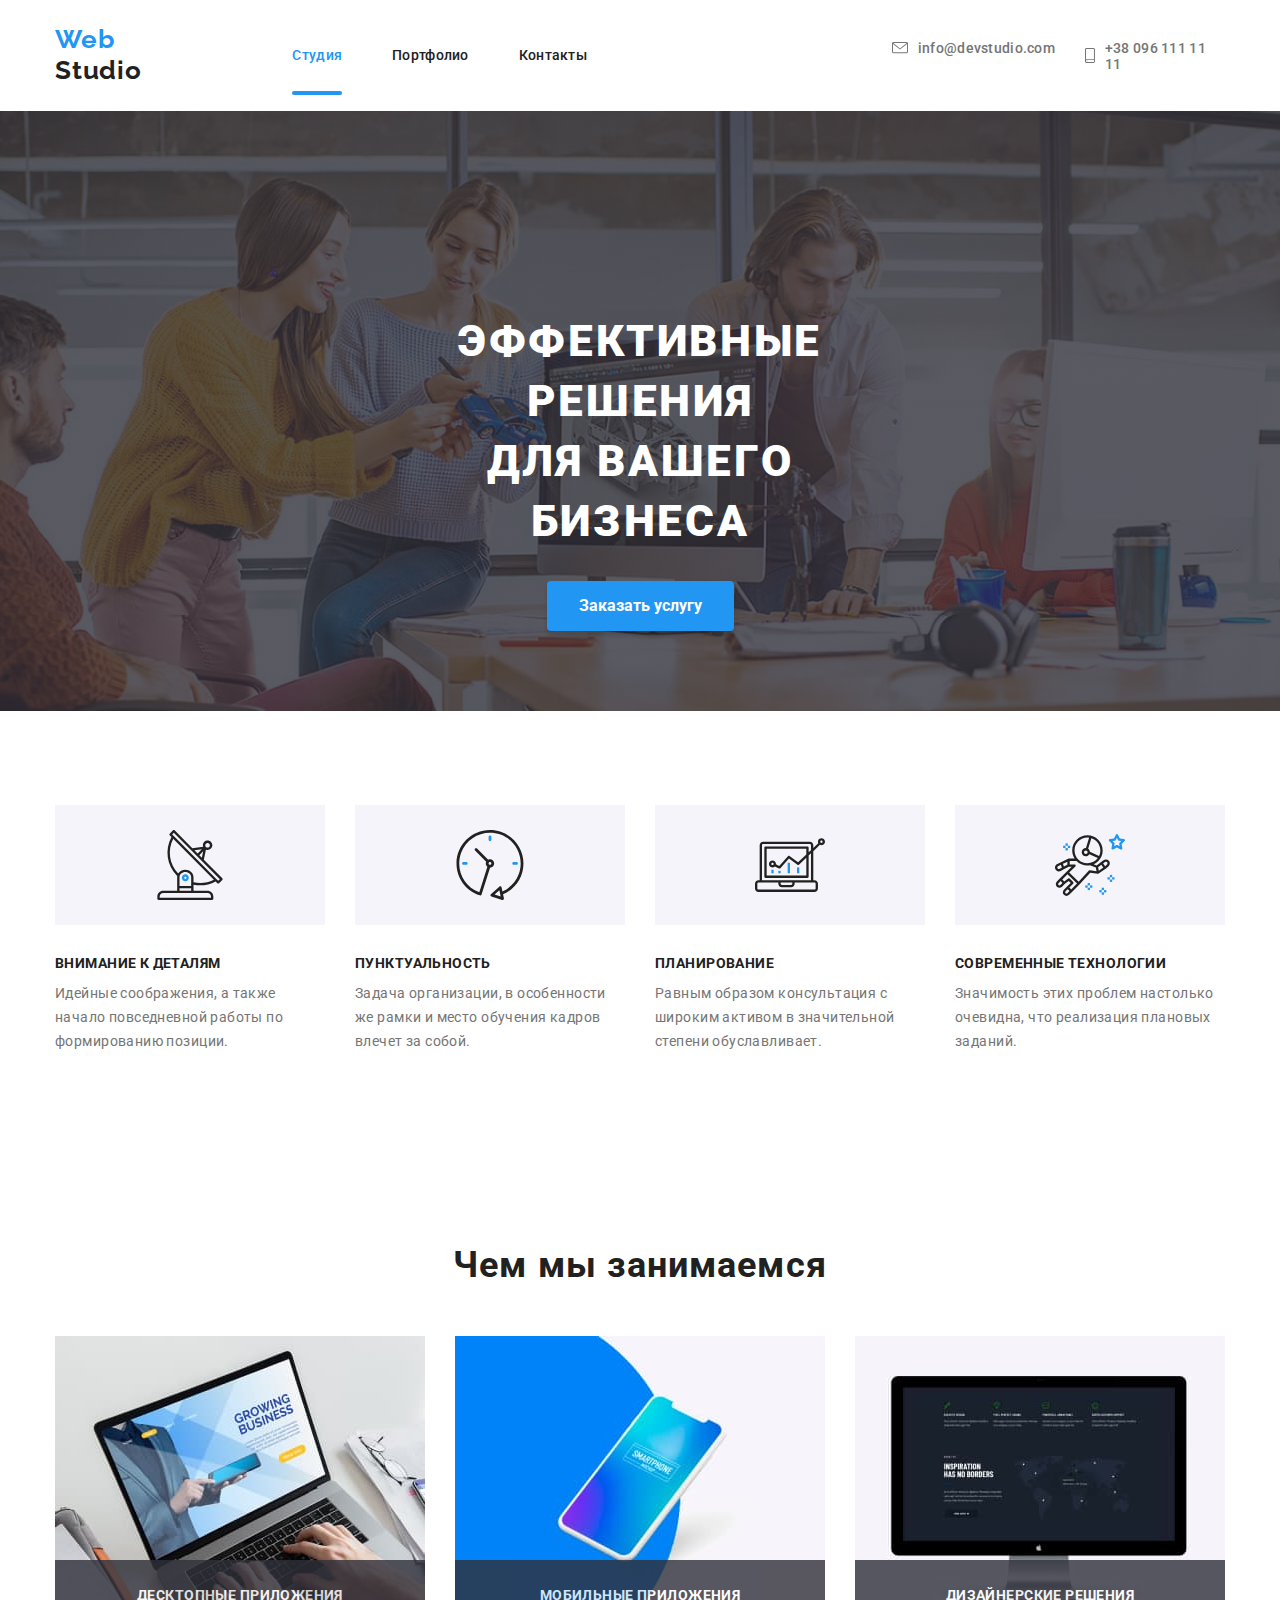
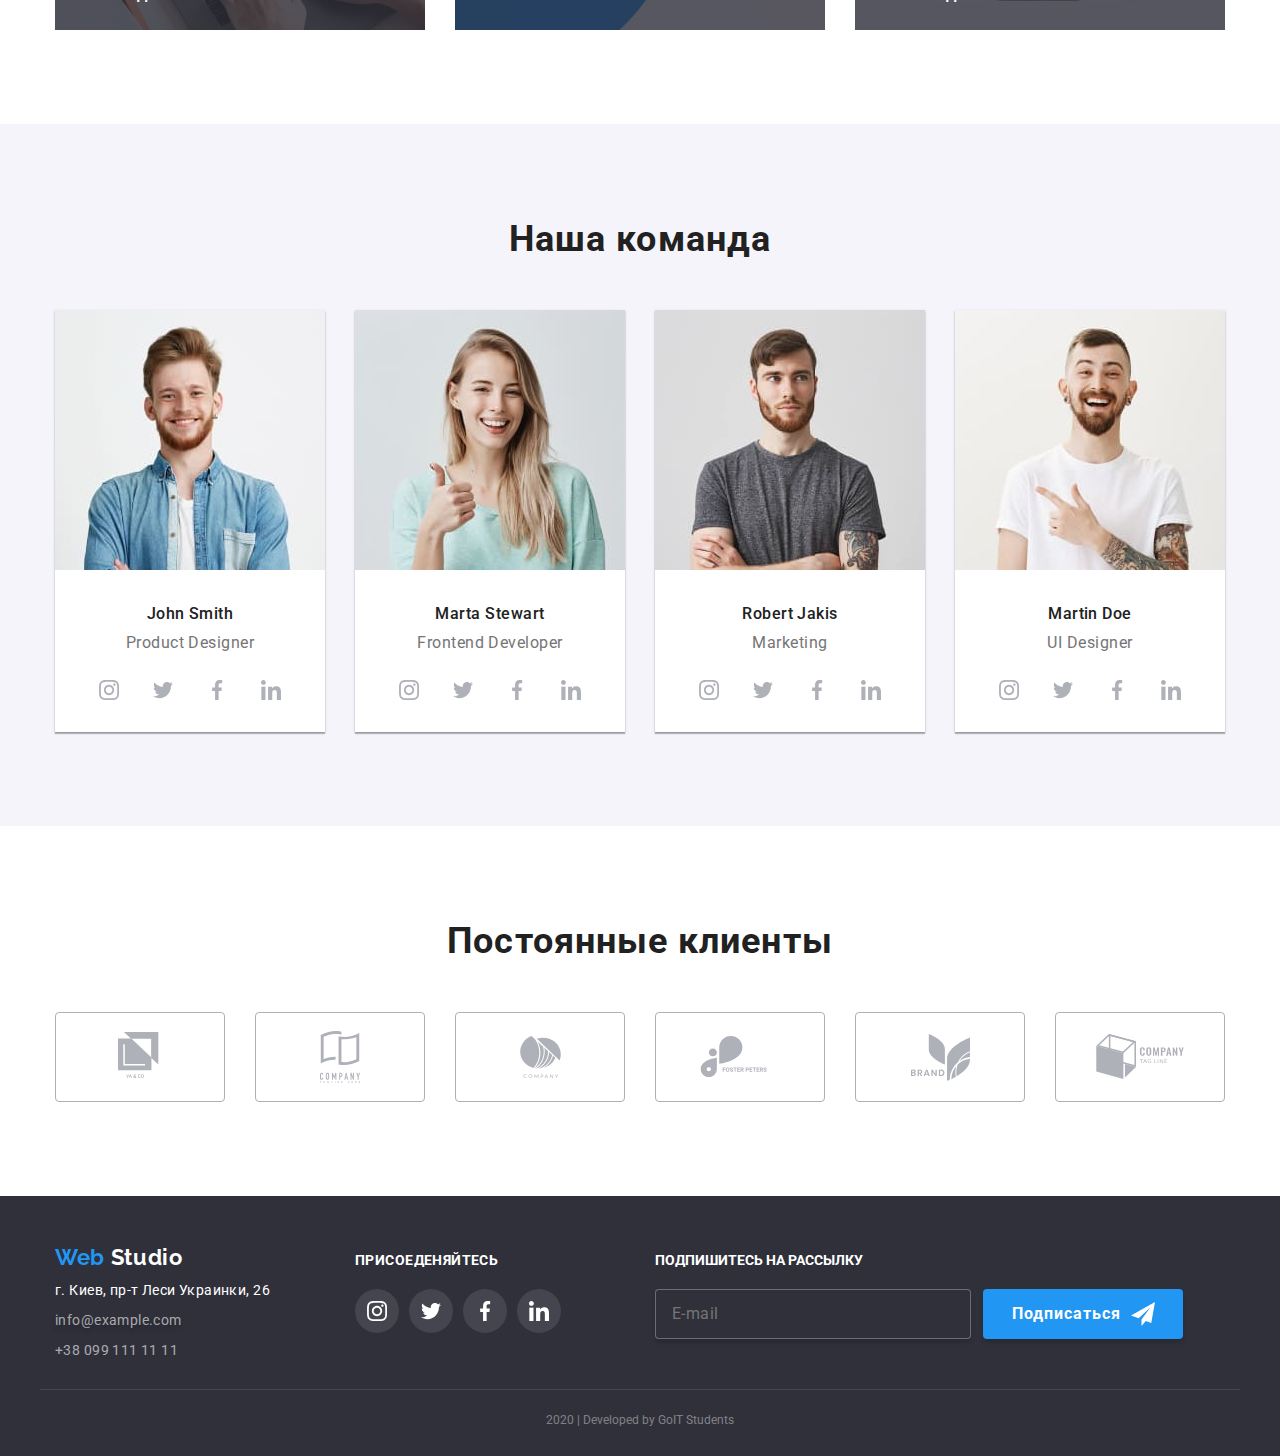
<file: index.html>
<!DOCTYPE html>
<html lang="ru">
  <!-- Служебная информация -->
  <head>
    <meta charset="UTF-8" />
    <meta name="viewport" content="width=device-width, initial-scale=1.0" />
    <title>Web Studio v.1</title>
    <link
      rel="stylesheet"
      href="https://fonts.googleapis.com/css2?family=Raleway:wght@700&family=Roboto:wght@400;500;700&display=swap"
    />
    <link rel="stylesheet" href="./css/normalize.css" />
    <link rel="stylesheet" href="./css/styles.css" />
  </head>
  <!-- Содержание -->
  <body>
    <!-- Шапка страницы -->
    <header class="page-header">
      <!-- Главная навигация -->
      <nav class="header-content section">
        <ul class="nav-logo">
          <li>
            <a href="./index.html" lang="en" class="logo">
              <span class="logo-web">Web</span>
              <span class="logo-studio">Studio</span>
            </a>
          </li>
        </ul>
        <ul class="nav-sections">
          <li class="nav-item">
            <a href="./index.html" class="list-item current">Студия</a>
          </li>
          <li class="nav-item">
            <a href="./portfolio.html" class="list-item">Портфолио</a>
          </li>
          <li class="nav-item">
            <a href="" class="list-item">Контакты</a>
          </li>
        </ul>
        <address>
          <ul class="nav-sections-contacts">
            <li class="nav-contacts">
              <a href="mailto:info@devstudio.com" class="contacts">
                <svg width="16" height="12">
                  <use href="./images/symbol-defs.svg#icon-envelope"></use>
                </svg>
                info@devstudio.com
              </a>
            </li>
            <li class="nav-contacts">
              <a href="tel:+380961111111" class="contacts">
                <svg width="10" height="15">
                  <use href="./images/symbol-defs.svg#icon-smartphone"></use>
                </svg>
                +38 096 111 11 11
              </a>
            </li>
          </ul>
        </address>
      </nav>
    </header>
    <main>
      <!--Первый экран-->
      <section class="main-section">
        <h1 class="main-title">
          ЭФФЕКТИВНЫЕ РЕШЕНИЯ
          <br />
          ДЛЯ ВАШЕГО БИЗНЕСА
        </h1>
        <button type="button" class="order-buttom" data-modal-open>
          Заказать услугу
        </button>
      </section>
      <!-- Форма "Заказать услугу" -->
      <section class="backdrop is-hidden" data-modal>
        <section class="modal">
          <button data-modal-close class="modal-close">
            <svg class="close-icon">
              <use href="./images/modal-sprite.svg#icon-close"></use>
            </svg>
          </button>
          <form action="">
            <h3 class="form-title">Оставьте свои данные, мы вам перезвоним</h2>

            <section class="form-field">
              <input
                class="form-input"
                type="text"
                name="user-name"
                id="user-name"
                placeholder=" "
              />
              <label for="user-name" class="form-label">Имя</label>
              <svg class="form-icon">
                <use href="./images/modal-sprite.svg#icon-name"></use>
              </svg>
            </section>

            <section class="form-field">
              <input
                class="form-input"
                type="tel"
                name="tel"
                id="tel"
                placeholder=" "
              />
              <label for="tel" class="form-label">Телефон</label>
              <svg class="form-icon">
                <use href="./images/modal-sprite.svg#icon-telephone"></use>
              </svg>
            </section>

            <section class="form-field">
              <input
                class="form-input"
                type="email"
                name="mail"
                id="mail"
                placeholder=" "
              />
              <label for="mail" class="form-label">Почта</label>
              <svg class="form-icon">
                <use href="./images/modal-sprite.svg#icon-email"></use>
              </svg>
            </section>

            <section class="form-field">
              <textarea
                class="form-input"
                name="comment"
                id="comment"
                rows="6"
                placeholder=" "
              ></textarea>
              <label for="comment" class="form-label texterea"
                >Комментарий</label
              >
            </section>
            <section class="policy-wrapper">
              <label class="check policy-label" for="policy">
                <input
                  class="policy-checkbox"
                  id="policy"
                  type="checkbox"
                  name="policy"
                  value="policy"
                />
                <span class="checkbox"></span>
                <span class="checkbox-tittle">
                Соглашаюсь с рассылкой и принимаю
                <a class="policy-link" href="">Условия договора</a></label
              ></span>
            </section>
            <button class="order-form-buttom" type="submit">Отправить</button>
          </form>
        </section>
      </section>
      <!--Преимущества-->
      <section class="advantages section">
        <!--скрытый заголовок-->
        <h2 class="hiden-title">
          Наши преимущества
        </h2>
        <ul class="advantages-section">
          <li class="advantages-item">
            <div class="item-icon">
              <svg class="advantages-icon">
                <use href="./images/symbol-defs.svg#icon-antenna"></use>
              </svg>
            </div>
            <h3 class="advantages-title">ВНИМАНИЕ К ДЕТАЛЯМ</h3>
            <p class="advantages-description">
              Идейные соображения, а также начало повседневной работы по
              формированию позиции.
            </p>
          </li>
          <li class="advantages-item">
            <div class="item-icon">
              <svg class="advantages-icon">
                <use href="./images/symbol-defs.svg#icon-clock"></use>
              </svg>
            </div>
            <h3 class="advantages-title">ПУНКТУАЛЬНОСТЬ</h3>
            <p class="advantages-description">
              Задача организации, в особенности же рамки и место обучения кадров
              влечет за собой.
            </p>
          </li>
          <li class="advantages-item">
            <div class="item-icon">
              <svg class="advantages-icon">
                <use href="./images/symbol-defs.svg#icon-diagram"></use>
              </svg>
            </div>
            <h3 class="advantages-title">ПЛАНИРОВАНИЕ</h3>
            <p class="advantages-description">
              Равным образом консультация с широким активом в значительной
              степени обуславливает.
            </p>
          </li>
          <li class="advantages-item">
            <div class="item-icon">
              <svg class="advantages-icon">
                <use href="./images/symbol-defs.svg#icon-astronaut"></use>
              </svg>
            </div>
            <h3 class="advantages-title">СОВРЕМЕННЫЕ ТЕХНОЛОГИИ</h3>
            <p class="advantages-description">
              Значимость этих проблем настолько очевидна, что реализация
              плановых заданий.
            </p>
          </li>
        </ul>
      </section>
      <!--Чем мы занимаемся-->
      <section class="directions section">
        <h2 class="section-title">Чем мы занимаемся</h2>
        <ul class="directions-section">
          <li class="directions-item">
            <img
              src="./images/box_1.jpg"
              alt="Ноутбук"
              class="directions-img"
            />
            <h3 class="directions-section-subtitle">ДЕСКТОПНЫЕ ПРИЛОЖЕНИЯ</h3>
          </li>
          <li class="directions-item">
            <img
              src="./images/box_2.jpg"
              alt="Смартфон"
              class="directions-img"
            />
            <h3 class="directions-section-subtitle">МОБИЛЬНЫЕ ПРИЛОЖЕНИЯ</h3>
          </li>
          <li class="directions-item">
            <img
              src="./images/box_3.jpg"
              alt="Монитор"
              class="directions-img"
            />
            <h3 class="directions-section-subtitle">ДИЗАЙНЕРСКИЕ РЕШЕНИЯ</h3>
          </li>
        </ul>
      </section>
      <!--Наша команда-->
      <section class="team-section-background">
        <section class="team section">
          <h2 class="section-title">Наша команда</h2>
          <ul class="team-section">
            <li class="team-item">
              <img
                src="./images/team_img_1.jpg"
                alt="John Smith"
                class="team-img"
              />
              <h3 class="team-name" lang="en">
                John Smith
              </h3>
              <p class="team-position">Product Designer</p>
              <ul class="networks-section">
                <li class="networks-item">
                  <a href="" class="networks-link">
                    <svg class="network-icon">
                      <use href="./images/symbol-defs.svg#icon-instagram"></use>
                    </svg>
                  </a>
                </li>
                <li class="networks-item">
                  <a href="" class="networks-link">
                    <svg class="network-icon">
                      <use href="./images/symbol-defs.svg#icon-twitter"></use>
                    </svg>
                  </a>
                </li>
                <li class="networks-item">
                  <a href="" class="networks-link">
                    <svg class="network-icon">
                      <use href="./images/symbol-defs.svg#icon-facebook"></use>
                    </svg>
                  </a>
                </li>
                <li class="networks-item">
                  <a href="" class="networks-link">
                    <svg class="network-icon">
                      <use href="./images/symbol-defs.svg#icon-linkedin"></use>
                    </svg>
                  </a>
                </li>
              </ul>
            </li>
            <li class="team-item">
              <img
                src="./images/team_img_2.jpg"
                alt="Marta Stewart"
                class="team-img"
              />
              <h3 class="team-name" lang="en">Marta Stewart</h3>
              <p class="team-position">Frontend Developer</p>
              <ul class="networks-section">
                <li class="networks-item">
                  <a href="" class="networks-link">
                    <svg class="network-icon">
                      <use href="./images/symbol-defs.svg#icon-instagram"></use>
                    </svg>
                  </a>
                </li>
                <li class="networks-item">
                  <a href="" class="networks-link">
                    <svg class="network-icon">
                      <use href="./images/symbol-defs.svg#icon-twitter"></use>
                    </svg>
                  </a>
                </li>
                <li class="networks-item">
                  <a href="" class="networks-link">
                    <svg class="network-icon">
                      <use href="./images/symbol-defs.svg#icon-facebook"></use>
                    </svg>
                  </a>
                </li>
                <li class="networks-item">
                  <a href="" class="networks-link">
                    <svg class="network-icon">
                      <use href="./images/symbol-defs.svg#icon-linkedin"></use>
                    </svg>
                  </a>
                </li>
              </ul>
            </li>
            <li class="team-item">
              <img
                src="./images/team_img_3.jpg"
                alt="Robert Jakis"
                class="team-img"
              />
              <h3 class="team-name" lang="en">Robert Jakis</h3>
              <p class="team-position">Marketing</p>
              <ul class="networks-section">
                <li class="networks-item">
                  <a href="" class="networks-link">
                    <svg class="network-icon">
                      <use href="./images/symbol-defs.svg#icon-instagram"></use>
                    </svg>
                  </a>
                </li>
                <li class="networks-item">
                  <a href="" class="networks-link">
                    <svg class="network-icon">
                      <use href="./images/symbol-defs.svg#icon-twitter"></use>
                    </svg>
                  </a>
                </li>
                <li class="networks-item">
                  <a href="" class="networks-link">
                    <svg class="network-icon">
                      <use href="./images/symbol-defs.svg#icon-facebook"></use>
                    </svg>
                  </a>
                </li>
                <li class="networks-item">
                  <a href="" class="networks-link">
                    <svg class="network-icon">
                      <use href="./images/symbol-defs.svg#icon-linkedin"></use>
                    </svg>
                  </a>
                </li>
              </ul>
            </li>
            <li class="team-item">
              <img
                src="./images/team_img_4.jpg"
                alt="Martin Doe"
                class="team-img"
              />
              <h3 class="team-name" lang="en">Martin Doe</h3>
              <p class="team-position">UI Designer</p>
              <ul class="networks-section">
                <li class="networks-item">
                  <a href="" class="networks-link">
                    <svg class="network-icon">
                      <use href="./images/symbol-defs.svg#icon-instagram"></use>
                    </svg>
                  </a>
                </li>
                <li class="networks-item">
                  <a href="" class="networks-link">
                    <svg class="network-icon">
                      <use href="./images/symbol-defs.svg#icon-twitter"></use>
                    </svg>
                  </a>
                </li>
                <li class="networks-item">
                  <a href="" class="networks-link">
                    <svg class="network-icon">
                      <use href="./images/symbol-defs.svg#icon-facebook"></use>
                    </svg>
                  </a>
                </li>
                <li class="networks-item">
                  <a href="" class="networks-link">
                    <svg class="network-icon">
                      <use href="./images/symbol-defs.svg#icon-linkedin"></use>
                    </svg>
                  </a>
                </li>
              </ul>
            </li>
          </ul>
        </section>
      </section>
      <!--Постоянные клиенты-->
      <section class="clients section">
        <h2 class="section-title">Постоянные клиенты</h2>
        <ul class="clients-section">
          <li class="clients-item">
            <a href="" class="clients-item-link">
              <svg class="clients-icon1">
                <use href="./images/symbol-defs.svg#icon-client1"></use>
              </svg>
            </a>
          </li>
          <li class="clients-item">
            <a href="" class="clients-item-link">
              <svg class="clients-icon2">
                <use href="./images/symbol-defs.svg#icon-client2"></use>
              </svg>
            </a>
          </li>
          <li class="clients-item">
            <a href="" class="clients-item-link">
              <svg class="clients-icon3">
                <use href="./images/symbol-defs.svg#icon-client3"></use>
              </svg>
            </a>
          </li>
          <li class="clients-item">
            <a href="" class="clients-item-link">
              <svg class="clients-icon4">
                <use href="./images/symbol-defs.svg#icon-client4"></use>
              </svg>
            </a>
          </li>
          <li class="clients-item">
            <a href="" class="clients-item-link">
              <svg class="clients-icon5">
                <use href="./images/symbol-defs.svg#icon-client5"></use>
              </svg>
            </a>
          </li>
          <li class="clients-item">
            <a href="" class="clients-item-link">
              <svg class="clients-icon6">
                <use href="./images/symbol-defs.svg#icon-client6"></use>
              </svg>
            </a>
          </li>
        </ul>
      </section>
    </main>
    <!-- Футер-->
    <footer class="footer-content">
      <section class="footer section">
        <section class="adress-section">
          <ul class="logo-footer">
            <li>
              <p lang="en">
                <span class="logo-web">Web</span>
                <span class="logo-studio-footer">Studio</span>
              </p>
            </li>
          </ul>
          <address>
            <ul class="footer-contacts">
              <li class="adress-contact">
                <p>г. Киев, пр-т Леси Украинки, 26</p>
              </li>
              <li class="email-contact">
                <a href="mailto:info@example.com" class="address-email">
                  info@example.com
                </a>
              </li>
              <li class="phone-contact">
                <a href="tel:+380991111111" class="address-phone">
                  +38 099 111 11 11
                </a>
              </li>
            </ul>
          </address>
        </section>
        <section class="join-section">
          <h3 class="join-title">
            ПРИСОЕДЕНЯЙТЕСЬ
          </h3>
          <ul class="join">
            <li class="join-item">
              <a href="" class="join-link">
                <svg class="network-icon">
                  <use href="./images/symbol-defs.svg#icon-instagram"></use>
                </svg>
              </a>
            </li>
            <li class="join-item">
              <a href="" class="join-link">
                <svg class="network-icon">
                  <use href="./images/symbol-defs.svg#icon-twitter"></use>
                </svg>
              </a>
            </li>
            <li class="join-item">
              <a href="" class="join-link">
                <svg class="network-icon">
                  <use href="./images/symbol-defs.svg#icon-facebook"></use>
                </svg>
              </a>
            </li>
            <li class="join-item">
              <a href="" class="join-link">
                <svg class="network-icon">
                  <use href="./images/symbol-defs.svg#icon-linkedin"></use>
                </svg>
              </a>
            </li>
          </ul>
        </section>

      <section class="subscription">
        <b>Подпишитесь на рассылку</b>
        <form action="" class="footer-form">
          <input
          class="footer-input"
          type="email"
          name="mail"
          id="E-mail"
          placeholder="E-mail"
          />
          <button class="button send">
            Подписаться
            <svg width="24" height="24" class="icon-send">
              <use href="./images/modal-sprite.svg#icon-send"></use>
            </svg>
          </button>
        </form>
      </section>
    </section>
      <section class="site-development section">
        <p class="developed" lang="en">2020 | Developed by GoIT Students</p>
      </section>
    </footer>
    <script src="./js/modal.js"></script>
  </body>
</html>
</file>
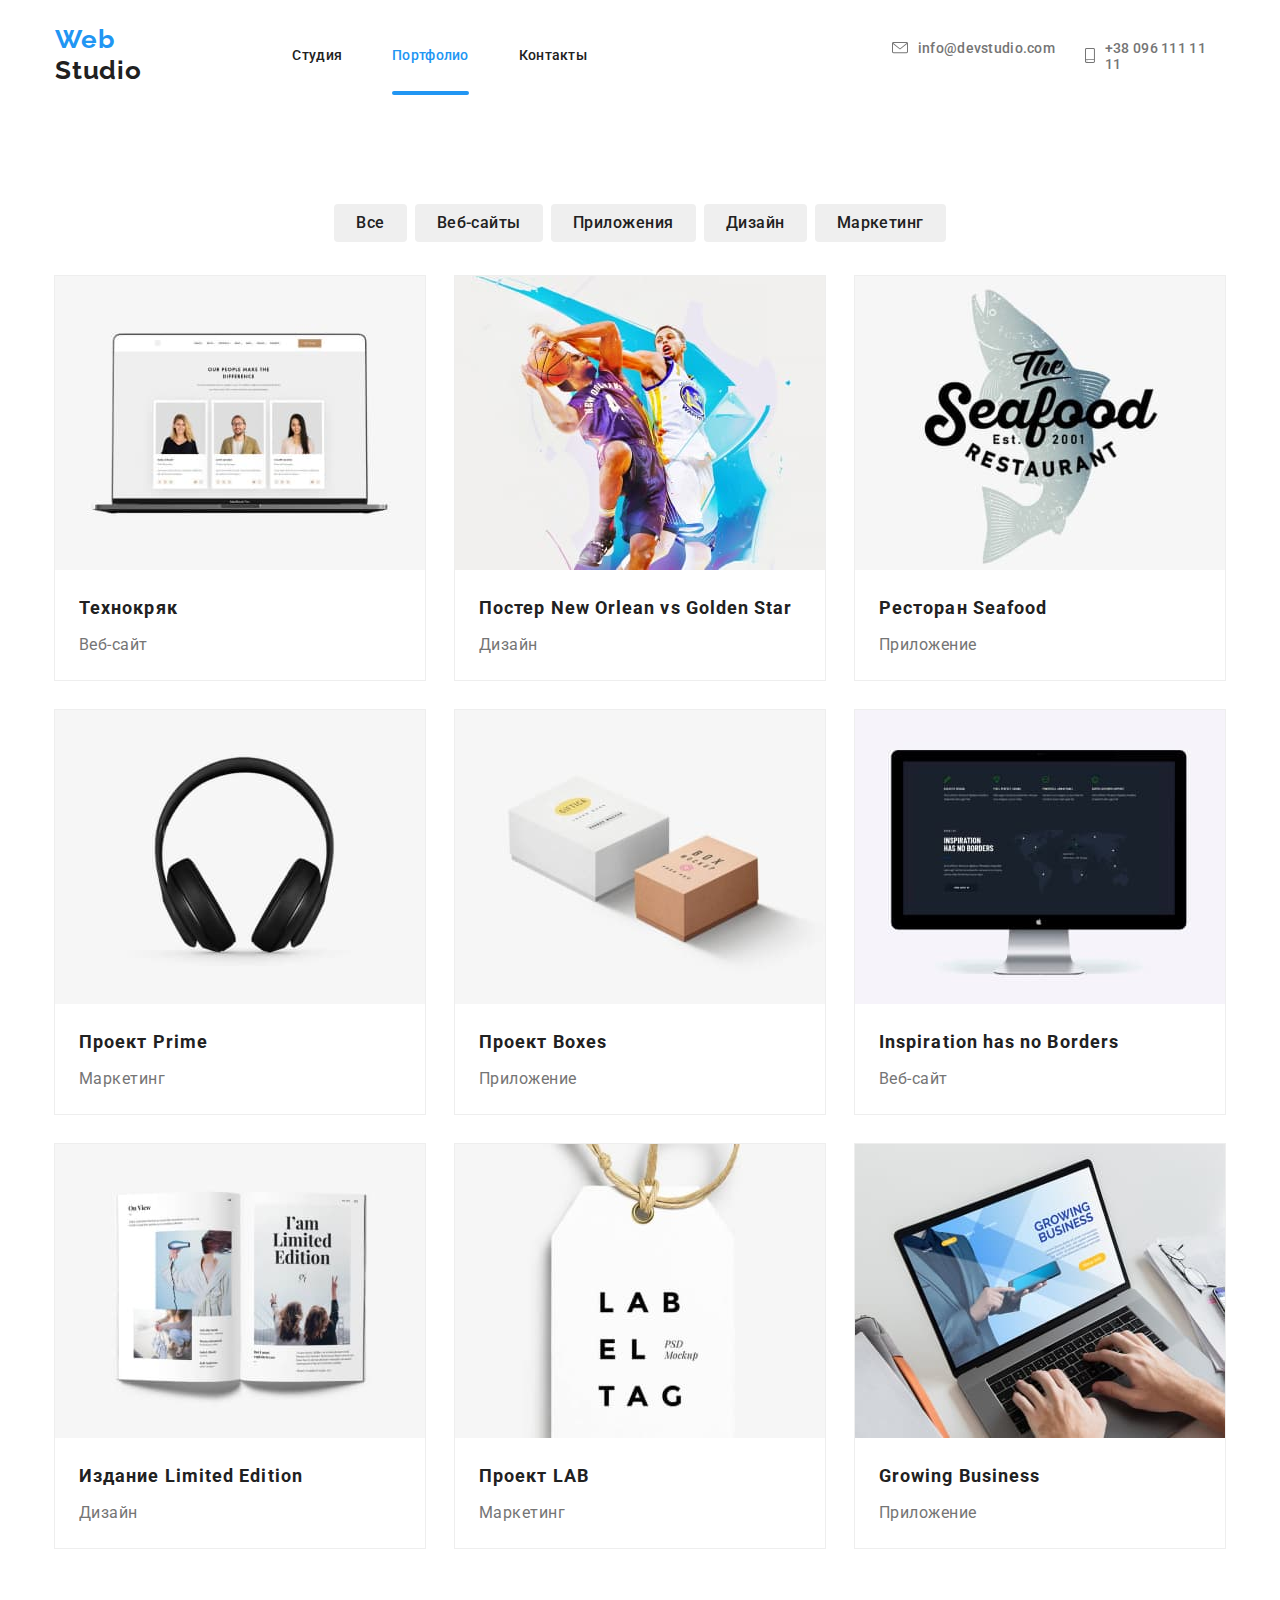
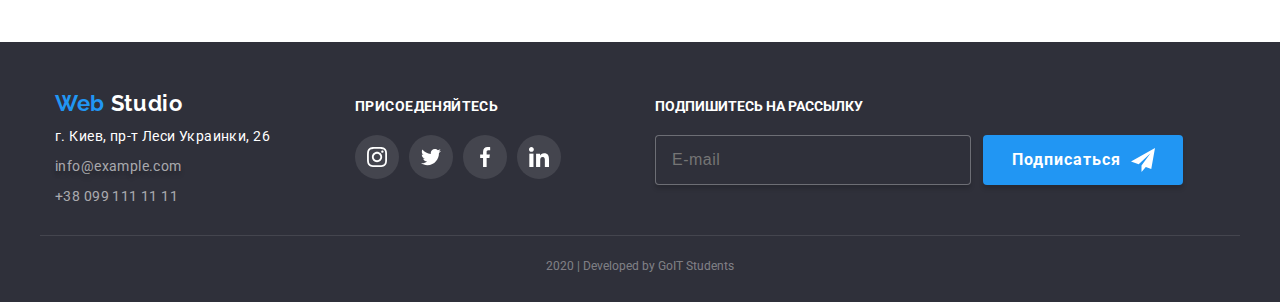
<file: portfolio.html>
<!DOCTYPE html>
<html lang="ru">
  <!-- Служебная информация -->
  <head>
    <meta charset="UTF-8" />
    <meta name="viewport" content="width=device-width, initial-scale=1.0" />
    <title>Portfolio</title>
    <link
      rel="stylesheet"
      href="https://fonts.googleapis.com/css2?family=Raleway:wght@700&family=Roboto:wght@400;500;700&display=swap"
    />
    <link rel="stylesheet" href="./css/styles.css" />
  </head>
  <!-- Содержание -->
  <body>
    <!-- Шапка страницы -->
    <header class="page-header">
      <!-- Главная навигация -->
      <nav class="header-content section">
        <ul class="nav-logo">
          <li>
            <a href="./index.html" lang="en" class="logo">
              <span class="logo-web">Web</span>
              <span class="logo-studio">Studio</span>
            </a>
          </li>
        </ul>
        <ul class="nav-sections">
          <li class="nav-item">
            <a href="./index.html" class="list-item">Студия</a>
          </li>
          <li class="nav-item">
            <a href="./portfolio.html" class="list-item current">Портфолио</a>
          </li>
          <li class="nav-item">
            <a href="" class="list-item">Контакты</a>
          </li>
        </ul>
        <address>
          <ul class="nav-sections-contacts">
            <li class="nav-contacts">
              <a href="mailto:info@devstudio.com" class="contacts">
                <svg width="16" height="12">
                  <use href="./images/symbol-defs.svg#icon-envelope"></use>
                </svg>
                info@devstudio.com
              </a>
            </li>
            <li class="nav-contacts">
              <a href="tel:+380961111111" class="contacts">
                <svg width="10" height="15">
                  <use href="./images/symbol-defs.svg#icon-smartphone"></use>
                </svg>
                +38 096 111 11 11
              </a>
            </li>
          </ul>
        </address>
      </nav>
    </header>
    <main class="portfolio-page">
      <section class="product section">
        <h1 class="hiden-title">
          Продукты и услуги студии
        </h1>
        <ul class="filter">
          <li class="filter-item">
            <button type="button" class="filter-link">
              Все
            </button>
          </li>
          <li class="filter-item">
            <button type="button" class="filter-link">
              Веб-сайты
            </button>
          </li>
          <li class="filter-item">
            <button type="button" class="filter-link">
              Приложения
            </button>
          </li>
          <li class="filter-item">
            <button type="button" class="filter-link">
              Дизайн
            </button>
          </li>
          <li class="filter-item">
            <button type="button" class="filter-link">
              Маркетинг
            </button>
          </li>
        </ul>
        <h2 class="hiden-title">Портфолио Меню</h2>
        <ul class="cases">
          <li class="cases-item">
            <a href="">
              <div class="product-card">
                <img
                  src="./images/img_1.jpg"
                  alt="Веб-сайт Технокряк"
                  class="case-img"
                />
                <div class="product-overlay">
                  <p class="case-description">
                    Технокряк это современная площадка распространения
                    коронавируса. Компании используют эту платформу для
                    цифрового шпионажа и атак на защищённые сервера конкурентов.
                  </p>
                </div>
              </div>
              <h3 class="case-title">Технокряк</h3>
              <p class="case-item">
                Веб-сайт
              </p>
            </a>
          </li>
          <li class="cases-item">
            <a href="">
              <div class="product-card">
                <img
                  src="./images/img_2.jpg"
                  alt="Дизайн постера New Orlean vs Golden Star"
                  class="case-img"
                />
                <div class="product-overlay">
                  <p class="case-description">
                    Технокряк это современная площадка распространения
                    коронавируса. Компании используют эту платформу для
                    цифрового шпионажа и атак на защищённые сервера конкурентов.
                  </p>
                </div>
              </div>
              <h3 class="case-title">Постер New Orlean vs Golden Star</h3>
              <p class="case-item">
                Дизайн
              </p>
            </a>
          </li>
          <li class="cases-item">
            <a href="">
              <div class="product-card">
                <img
                  src="./images/img_3.jpg"
                  alt="Приложение для ресторана Seafood"
                  class="case-img"
                />
                <div class="product-overlay">
                  <p class="case-description">
                    Технокряк это современная площадка распространения
                    коронавируса. Компании используют эту платформу для
                    цифрового шпионажа и атак на защищённые сервера конкурентов.
                  </p>
                </div>
              </div>
              <h3 class="case-title">Ресторан Seafood</h3>
              <p class="case-item">
                Приложение
              </p>
            </a>
          </li>
          <li class="cases-item">
            <a href="">
              <div class="product-card">
                <img
                  src="./images/img_4.jpg"
                  alt="Маркетинг для проекта Prime"
                  class="case-img"
                />
                <div class="product-overlay">
                  <p class="case-description">
                    Технокряк это современная площадка распространения
                    коронавируса. Компании используют эту платформу для
                    цифрового шпионажа и атак на защищённые сервера конкурентов.
                  </p>
                </div>
              </div>
              <h3 class="case-title">
                Проект Prime
              </h3>
              <p class="case-item">
                Маркетинг
              </p>
            </a>
          </li>
          <li class="cases-item">
            <a href="">
              <div class="product-card">
                <img
                  src="./images/img_5.jpg"
                  alt="Приложение для проекта Boxes"
                  class="case-img"
                />
                <div class="product-overlay">
                  <p class="case-description">
                    Технокряк это современная площадка распространения
                    коронавируса. Компании используют эту платформу для
                    цифрового шпионажа и атак на защищённые сервера конкурентов.
                  </p>
                </div>
              </div>
              <h3 class="case-title">
                Проект Boxes
              </h3>
              <p class="case-item">
                Приложение
              </p>
            </a>
          </li>
          <li class="cases-item">
            <a href="">
              <div class="product-card">
                <img
                  src="./images/img_6.jpg"
                  alt="Веб-сайт Inspiration has no Borders"
                  class="case-img"
                />
                <div class="product-overlay">
                  <p class="case-description">
                    Технокряк это современная площадка распространения
                    коронавируса. Компании используют эту платформу для
                    цифрового шпионажа и атак на защищённые сервера конкурентов.
                  </p>
                </div>
              </div>
              <h3 class="case-title">Inspiration has no Borders</h3>
              <p class="case-item">
                Веб-сайт
              </p>
            </a>
          </li>
          <li class="cases-item">
            <a href="">
              <div class="product-card">
                <img
                  src="./images/img_7.jpg"
                  alt="Дизайн издания Limited Edition"
                  class="case-img"
                />
                <div class="product-overlay">
                  <p class="case-description">
                    Технокряк это современная площадка распространения
                    коронавируса. Компании используют эту платформу для
                    цифрового шпионажа и атак на защищённые сервера конкурентов.
                  </p>
                </div>
              </div>
              <h3 class="case-title">Издание Limited Edition</h3>
              <p class="case-item">
                Дизайн
              </p>
            </a>
          </li>
          <li class="cases-item">
            <a href=""></a>
            <div class="product-card">
              <img
                src="./images/img_8.jpg"
                alt="Маркетинг для проекта LAB"
                class="case-img"
              />
              <div class="product-overlay">
                <p class="case-description">
                  Технокряк это современная площадка распространения
                  коронавируса. Компании используют эту платформу для цифрового
                  шпионажа и атак на защищённые сервера конкурентов.
                </p>
              </div>
            </div>
            <h3 class="case-title">Проект LAB</h3>
            <p class="case-item">
              Маркетинг
            </p>
          </li>
          <li class="cases-item">
            <a href="">
              <div class="product-card">
                <img
                  src="./images/img_9.jpg"
                  alt="Приложение Growing Business"
                  class="case-img"
                />
                <div class="product-overlay">
                  <p class="case-description">
                    Технокряк это современная площадка распространения
                    коронавируса. Компании используют эту платформу для
                    цифрового шпионажа и атак на защищённые сервера конкурентов.
                  </p>
                </div>
              </div>
              <h3 class="case-title">Growing Business</h3>
              <p class="case-item">
                Приложение
              </p>
            </a>
          </li>
        </ul>
      </section>
    </main>
    <!-- Футер-->
    <footer class="footer-content">
      <section class="footer section">
        <section class="adress-section">
          <ul class="logo-footer">
            <li>
              <p lang="en">
                <span class="logo-web">Web</span>
                <span class="logo-studio-footer">Studio</span>
              </p>
            </li>
          </ul>
          <address>
            <ul class="footer-contacts">
              <li class="adress-contact">
                <p>г. Киев, пр-т Леси Украинки, 26</p>
              </li>
              <li class="email-contact">
                <a href="mailto:info@example.com" class="address-email">
                  info@example.com
                </a>
              </li>
              <li class="phone-contact">
                <a href="tel:+380991111111" class="address-phone">
                  +38 099 111 11 11
                </a>
              </li>
            </ul>
          </address>
        </section>
        <section class="join-section">
          <h3 class="join-title">
            ПРИСОЕДЕНЯЙТЕСЬ
          </h3>
          <ul class="join">
            <li class="join-item">
              <a href="" class="join-link">
                <svg class="network-icon">
                  <use href="./images/symbol-defs.svg#icon-instagram"></use>
                </svg>
              </a>
            </li>
            <li class="join-item">
              <a href="" class="join-link">
                <svg class="network-icon">
                  <use href="./images/symbol-defs.svg#icon-twitter"></use>
                </svg>
              </a>
            </li>
            <li class="join-item">
              <a href="" class="join-link">
                <svg class="network-icon">
                  <use href="./images/symbol-defs.svg#icon-facebook"></use>
                </svg>
              </a>
            </li>
            <li class="join-item">
              <a href="" class="join-link">
                <svg class="network-icon">
                  <use href="./images/symbol-defs.svg#icon-linkedin"></use>
                </svg>
              </a>
            </li>
          </ul>
        </section>

        <section class="subscription">
          <b>Подпишитесь на рассылку</b>
          <form action="" class="footer-form">
            <input
              class="footer-input"
              type="email"
              name="mail"
              id="E-mail"
              placeholder="E-mail"
            />
            <button class="button send">
              Подписаться
              <svg width="24" height="24" class="icon-send">
                <use href="./images/modal-sprite.svg#icon-send"></use>
              </svg>
            </button>
          </form>
        </section>
      </section>
      <section class="site-development section">
        <p class="developed" lang="en">2020 | Developed by GoIT Students</p>
      </section>
    </footer>
  </body>
</html>
</file>
<file: css/styles.css>
html {
  box-sizing: border-box;
}
*,
*::before,
*::after {
  box-sizing: inherit;
}
:root {
  --main-text-color: #212121;
  --text-color: #757575;
  --white-color: #ffffff;
  --accent-color: #2196f3;
}
body {
  font-family: Roboto, sans-serif;
  font-style: normal;
  background-color: var(--white-color);
  color: var(--text-color);
  margin: 0px;
  padding: 0px;
}
.section {
  width: 1200px;
  padding-left: 15px;
  padding-right: 15px;
  margin: 0 auto;
}
h1,
h2,
h3 {
  margin-top: 0px;
  margin-bottom: 0px;
}
ul {
  list-style: none;
  padding: 0px;
  margin: 0px;
}
a {
  text-decoration: none;
}
p {
  padding: 0px;
  margin: 0px;
}
.section-title {
  font-weight: bold;
  font-size: 36px;
  line-height: 42px;
  text-align: center;
  letter-spacing: 0.03em;
  color: var(--main-text-color);
  margin-bottom: 50px;
}
/*header*/
.page-header {
  display: flex;
  align-items: center;
}
.header-content {
  display: flex;
  align-items: center;
}
.nav-logo,
.nav-sections {
  display: flex;
  align-items: center;
}
.nav-logo {
  margin-top: 24px;
  margin-bottom: 25px;
  margin-right: 85px;
}
.logo {
  font-family: 'Raleway', sans-serif;
  font-style: normal;
  font-weight: bold;
  font-size: 26px;
  line-height: 31px;
  /* identical to box height */
  letter-spacing: 0.03em;
}
.logo-web {
  color: var(--accent-color);
}
.logo-studio {
  color: var(--main-text-color);
}
.nav-sections {
  margin-right: 305px;
  padding: 0px;
}
.nav-item:not(:last-child) {
  margin-right: 50px;
}
.list-item {
  display: block;
  color: var(--main-text-color);
  font-weight: 500;
  font-size: 14px;
  line-height: 1.14;
  letter-spacing: 0.02em;
  text-decoration: none;
  padding-top: 32px;
  padding-bottom: 32px;

  position: relative;
}
.list-item:hover,
.list-item:focus {
  color: var(--accent-color);
  transition: 250ms cubic-bezier(0.4, 0, 0.2, 1);
}
.list-item.current {
  color: var(--accent-color);
}
.list-item.current::after {
  position: absolute;
  left: 0;
  bottom: 0;
  content: '';
  display: block;
  width: 100%;
  height: 4px;
  background-color: var(--accent-color);
  border-radius: 2px;
}
.nav-sections-contacts {
  display: flex;
  justify-content: right;
  margin-top: 32px;
  margin-bottom: 32px;
}
.nav-contacts:not(:last-child) {
  margin-right: 30px;
}
.contacts {
  display: flex;
  align-items: center;
  font-family: Roboto;
  font-style: normal;
  font-weight: 500;
  font-size: 14px;
  line-height: 16px;
  letter-spacing: 0.02em;
  color: var(--text-color);
  fill: var(--text-color);
}
.contacts:hover,
.contacts:focus {
  color: var(--accent-color);
  fill: var(--accent-color);
  transition: 250ms cubic-bezier(0.4, 0, 0.2, 1);
}
.contacts svg {
  margin-right: 10px;
}
/* Эффективные решения для вашего бизнеса */
.main-section {
  height: 600px;
  margin-left: auto;
  margin-right: auto;
  padding-top: 200px;
  padding-bottom: 200px;
  text-align: center;
  background-image: linear-gradient(
      rgba(47, 48, 58, 0.8),
      rgba(47, 48, 58, 0.8)
    ),
    url(../images/header_img.jpg);
  background-size: cover;
  background-repeat: no-repeat;
  background-position: center;
}
.main-title {
  font-weight: 900;
  font-size: 44px;
  line-height: 60px;
  text-align: center;
  text-transform: uppercase;
  letter-spacing: 0.06em;
  color: var(--white-color);
  margin-bottom: 30px;
  padding-left: 452px;
  padding-right: 452px;
}
.order-buttom {
  font-weight: bold;
  font-size: 16px;
  line-height: 30px;
  padding: 10px 32px;
  box-shadow: 0px 4px 4px rgba(0, 0, 0, 0.15);
  border-radius: 4px;
  border: none;
  outline: none;
  cursor: pointer;
  background-color: var(--accent-color);
  color: var(--white-color);
}
.order-buttom:hover,
.order-buttom:focus {
  background-color: var(--accent-color);
}
/*advantages*/
.advantages {
  margin-top: 94px;
  margin-bottom: 188px;
}
.hiden-title {
  display: none;
}
.advantages-section {
  display: flex;
  width: 1170px;
  padding: 0;
}
.advantages-item {
  width: calc((100% - 30px * 3) / 4);
  height: 251px;
}
.advantages-item:not(:last-child) {
  margin-right: 30px;
}
.item-icon {
  width: 270px;
  height: 120px;
  padding: 25px 100px;
  background-color: #f5f4fa;
}
.advantages-icon {
  width: 70px;
  height: 70px;
}
.advantages-title {
  font-weight: bold;
  font-size: 14px;
  line-height: 16px;
  letter-spacing: 0.03em;
  text-transform: uppercase;
  color: var(--main-text-color);
  margin-top: 30px;
  margin-bottom: 10px;
}
.advantages-description {
  font-weight: normal;
  font-size: 14px;
  line-height: 24px;
  letter-spacing: 0.03em;
  color: var(--text-color);
  margin-top: 10px;
}
/*directions*/
.directions {
  margin-top: 94px;
  margin-bottom: 94px;
}
.directions-section {
  display: flex;
  justify-content: center;
  width: 1170px;
  margin: 0 auto;
}
.directions-item {
  width: calc((100% - 30px * 2) / 3);
  position: relative;
}
.directions-item:not(:last-child) {
  margin-right: 30px;
}
.directions-img {
  display: flex;
  align-items: center;
  width: 370px;
  height: 294px;
}
.directions-section-subtitle {
  position: absolute;
  top: 224px;
  right: 0;
  margin: 0;
  padding-top: 27px;
  padding-bottom: 27px;
  width: 370px;
  height: 70px;
  background-color: #2f303a;
  opacity: 80%;
  color: var(--white-color);
  font-weight: bold;
  font-size: 14px;
  line-height: 16px;
  text-align: center;
  letter-spacing: 0.03em;
  text-transform: uppercase;
}
/*team*/
.team-section-background {
  background: #f5f4fa;
}
.team {
  padding-top: 94px;
  padding-bottom: 94px;
}
.team-section {
  display: flex;
  width: 1170px;
  margin-top: 50px;
}
.team-item {
  width: calc((100% - 30px * 3) / 4);
  height: 422px;
  box-shadow: 0px 2px 1px rgba(0, 0, 0, 0.2), 0px 1px 1px rgba(0, 0, 0, 0.14),
    0px 1px 3px rgba(0, 0, 0, 0.12);
  background-color: var(--white-color);
}
.team-item:not(:last-child) {
  margin-right: 30px;
}
.team-img {
  align-items: center;
  width: 270px;
  height: 260px;
}
.team-name {
  font-weight: 500;
  font-size: 16px;
  line-height: 19px;
  text-align: center;
  letter-spacing: 0.03em;
  margin-top: 30px;
  margin-bottom: 10px;
  color: var(--main-text-color);
}
.team-position {
  font-weight: normal;
  font-size: 16px;
  line-height: 19px;
  text-align: center;
  letter-spacing: 0.03em;
  color: var(--text-color);
  margin-top: 10px;
  margin-bottom: 16px;
}
.networks-section {
  display: flex;
  justify-content: center;
  margin: 16px 32px 24px 32px;
  width: 206px;
  height: 44px;
}
.networks-item:not(:last-child) {
  margin-right: 10px;
}
.networks-link {
  text-decoration: none;
  display: inline-flex;
  justify-content: center;
  content: '';
  align-items: center;
  width: 44px;
  height: 44px;
  color: #afb1b8;
  border-radius: 50%;
  background-color: var(--white-color);
}
.networks-link:hover,
.networks-link:focus {
  border-radius: 50%;
  background-color: var(--accent-color);
  color: var(--white-color);
  transition: 250ms cubic-bezier(0.4, 0, 0.2, 1);
}
.network-icon {
  fill: currentColor;
  width: 20px;
  height: 20px;
}
/*clients*/
.clients {
  margin-top: 94px;
  margin-bottom: 94px;
}
.clients-section {
  display: flex;
  margin-top: 50px;
  margin-bottom: 94px;
}
.clients-item:not(:last-child) {
  margin-right: 30px;
}
.clients-item {
  background-color: var(--white-color);
  width: 170px;
  height: 90px;
}
.clients-item-link {
  display: inline-flex;
  justify-content: center;
  align-items: center;
  content: '';
  height: 90px;
  width: 170px;
  border: 1px solid #afb1b8;
  box-sizing: border-box;
  border-radius: 4px;
  color: #afb1b8;
}
.clients-item-link:hover,
.clients-item-link:focus {
  color: var(--accent-color);
  border: 1px solid #2196f3;
  transition: 250ms cubic-bezier(0.4, 0, 0.2, 1);
}
.clients-icon1 {
  fill: currentColor;
  width: 44.27px;
  height: 49.23px;
}
.clients-icon2 {
  fill: currentColor;
  width: 40px;
  height: 52px;
}
.clients-icon3 {
  fill: currentColor;
  width: 41px;
  height: 42.6px;
}
.clients-icon4 {
  fill: currentColor;
  width: 79.66px;
  height: 42.02px;
}
.clients-icon5 {
  fill: currentColor;
  width: 59px;
  height: 47px;
}
.clients-icon6 {
  fill: currentColor;
  width: 88.48px;
  height: 45.44px;
}
/*Footer*/
.footer-content {
  background-color: #2f303a;
}
.footer {
  display: flex;
  align-items: baseline;
}
.adress-section {
  width: 231px;
  margin-top: 48px;
  margin-right: 69px;
  margin-bottom: 28px;
}
.logo-footer {
  font-family: Raleway;
  font-style: normal;
  font-weight: bold;
  font-size: 22px;
  line-height: 26px;
  letter-spacing: 0.03em;
  margin-bottom: 10px;
}
.logo-studio-footer {
  color: var(--white-color);
}
.adress-contact {
  font-family: Roboto;
  font-style: normal;
  font-weight: normal;
  font-size: 14px;
  line-height: 21px;
  letter-spacing: 0.03em;
  color: var(--white-color);
  margin-bottom: 9px;
}
.email-contact {
  margin-bottom: 9px;
}
.address-email {
  font-family: Roboto;
  font-style: normal;
  font-weight: normal;
  font-size: 14px;
  line-height: 21px;
  letter-spacing: 0.03em;
  color: rgba(255, 255, 255, 0.6);
  text-shadow: 0px 4px 4px rgba(0, 0, 0, 0.25);
  -webkit-text-stroke: 1px solid #000000;
}
.phone-contact {
  margin-top: 9px;
}
.address-phone {
  font-family: Roboto;
  font-style: normal;
  font-weight: normal;
  font-size: 14px;
  line-height: 21px;
  letter-spacing: 0.03em;
  color: rgba(255, 255, 255, 0.6);
}
.join-section {
  margin-top: 56px;
  margin-right: 94px;
  margin-bottom: 56px;
  width: 206px;
}
.join-title {
  font-family: Roboto;
  font-style: normal;
  font-weight: bold;
  font-size: 14px;
  line-height: 16px;
  letter-spacing: 0.03em;
  text-transform: uppercase;
  color: var(--white-color);
  margin-bottom: 21px;
}
.join {
  display: flex;
  justify-content: left;
  width: 206px;
  height: 44px;
}
.join-item {
  display: block;
  content: '';
  height: 44px;
  width: 44px;
  margin-right: 10px;
}
.join-link {
  text-decoration: none;
  display: inline-flex;
  justify-content: center;
  content: '';
  align-items: center;
  width: 44px;
  height: 44px;
  color: var(--white-color);
  background-color: rgba(255, 255, 255, 0.1);
  background-position: center;
  background-repeat: no-repeat;
  border-radius: 50%;
}
.join-link:hover,
.join-link:focus {
  background-color: var(--accent-color);
  border-radius: 50%;
  transition: 250ms cubic-bezier(0.4, 0, 0.2, 1);
}
.subscription {
  display: flex;
  flex-direction: column;
}
.footer-form {
  display: inline-flex;
  padding: 0;
  margin: 0;
}
.footer-input {
  width: 358px;
  height: 50px;
  margin-right: 12px;
  padding-left: 16px;
  border: 1px solid rgba(255, 255, 255, 0.3);
  box-sizing: border-box;
  box-shadow: 0px 4px 4px rgba(0, 0, 0, 0.15);
  border-radius: 4px;
  color: rgba(255, 255, 255, 0.6);
  font-size: 16px;
  line-height: 1.2;
  letter-spacing: 0.03em;
  background-color: #2f303a;
  outline: none;
}
.join b,
.subscription b {
  margin-bottom: 20px;
  color: var(--white-color);
  font-style: normal;
  font-weight: 700;
  font-size: 14px;
  line-height: 1.14;
  text-transform: uppercase;
}
.join {
  margin-right: 94px;
}
.button.send {
  display: inline-flex;
  justify-content: center;
  align-items: center;
  border: transparent;
}
.icon-send {
  margin-left: 10px;
  color: var(--white-color);
}
.caption {
  margin: 0;
  padding-top: 18px;
  padding-bottom: 21px;
  color: rgba(255, 255, 255, 0.4);
  font-size: 12px;
  line-height: 2;
  text-align: center;
}
.button {
  color: var(--white-color);
  background-color: var(--accent-color);
  font-family: inherit;
  font-weight: 700;
  font-size: 16px;
  line-height: 1.9;
  letter-spacing: 0.06em;
  text-decoration: none;
  border-radius: 4px;
  box-shadow: 0px 4px 4px rgba(0, 0, 0, 0.15);
  padding: 10px 28px 10px 29px;
  min-width: 200px;
  border: transparent;
  outline: none;
  cursor: pointer;
}
.site-development {
  border-top: 1px solid rgba(255, 255, 255, 0.1);
  padding-top: 18px;
  padding-bottom: 24px;
}
.developed {
  font-weight: normal;
  font-size: 12px;
  line-height: 24px;
  text-align: center;
  margin: 0px;
  color: rgba(255, 255, 255, 0.4);
}
/*Portfolio*/
.portfolio-page {
  margin-top: 93px;
  margin-bottom: 94px;
}
/*Filter*/
.filter {
  justify-content: center;
  display: flex;
}
.filter-item:not(:last-child) {
  margin-right: 8px;
}
.filter-link {
  font-family: Roboto;
  font-style: normal;
  font-weight: 500;
  font-size: 16px;
  line-height: 26px;
  text-align: center;
  letter-spacing: 0.03em;
  color: var(--main-text-color);
  padding: 6px 22px;
  background: Solid #f5f4fa;
  border-radius: 4px;
  border: none;
  cursor: pointer;
}
.filter-link:hover,
.filter-link:focus {
  box-shadow: 0px 2px 2px rgba(0, 0, 0, 0.12), 0px 1px 2px rgba(0, 0, 0, 0.08),
    0px 3px 1px rgba(0, 0, 0, 0.1);
  border-radius: 4px;
  background-color: var(--accent-color);
  color: var(--white-color);
  transition: 250ms cubic-bezier(0.4, 0, 0.2, 1);
}
/*Cases*/
.cases {
  display: flex;
  flex-wrap: wrap;
  margin-top: 34px;
}
.cases-item {
  width: calc((100% - 30px * 2) / 3);
  margin-right: 30px;
  margin-bottom: 30px;
  background: var(--white-color);
  outline: 1px solid #eeeeee;
  box-sizing: border-box;
}
.cases-item:nth-child(3n) {
  margin-right: 0px;
}
.cases-item:nth-child(n + 7) {
  margin-bottom: 0px;
}
.cases-item:hover,
.cases-item:focus {
  background: var(--white-color);
  outline: 1px solid #eeeeee;
  box-shadow: 1px 4px 6px rgba(0, 0, 0, 0.16), 0px 4px 4px rgba(0, 0, 0, 0.06),
    0px 1px 1px rgba(0, 0, 0, 0.12);
  transition: 250ms cubic-bezier(0.4, 0, 0.2, 1);
}
.cases .cases-item:hover .product-overlay {
  transform: translate(0);
}
.product-card {
  position: relative;
  display: flex;
  justify-content: center;
  align-items: center;
  overflow: hidden;
  margin-bottom: 20px;
}
.product-overlay {
  position: absolute;
  width: 100%;
  height: 100%;
  background-color: rgba(33, 150, 243, 0.9);
  transition: 250ms transform cubic-bezier(0.4, 0, 0.2, 1);
  transform: translateY(100%);
  display: flex;
  justify-content: center;
  align-items: center;
}
.case-description {
  position: absolute;
  left: 0;
  margin: 0;
  padding-left: 24px;
  padding-right: 24px;
  font-style: normal;
  font-weight: normal;
  font-size: 18px;
  line-height: 28px;
  letter-spacing: 0.03em;
  color: var(--white-color);
  transition: 250ms opacity cubic-bezier(0.4, 0, 0.2, 1);
}
.case-img {
  width: 370px;
  height: 294px;
  align-items: center;
}
.case-title {
  font-weight: bold;
  font-size: 18px;
  line-height: 36px;
  letter-spacing: 0.06em;
  color: var(--main-text-color);
  margin: 20px 24px 4px 24px;
}
.case-item {
  font-weight: normal;
  font-size: 16px;
  line-height: 30px;
  letter-spacing: 0.03em;
  color: var(--text-color);
  margin: 4px 24px 20px 24px;
}
/*Форма "Заказать услугу" на Главной*/

.backdrop {
  z-index: 1;
  position: fixed;
  top: 0;
  left: 0;
  width: 100%;
  height: 100%;
  opacity: 1;
  background-color: rgba(0, 0, 0, 0.2);
  transition: 250ms opacity cubic-bezier(0.4, 0, 0.2, 1);
}
.is-hidden {
  opacity: 0;
  pointer-events: none;
}
.modal {
  position: absolute;
  top: 50%;
  left: 50%;
  transform: translate(-50%, -50%) scale(1);
  min-width: 528px;
  min-height: 581px;
  background-color: var(--white-color);
  box-shadow: 0px 1px 3px rgba(0, 0, 0, 0.12), 0px 1px 1px rgba(0, 0, 0, 0.14),
    0px 2px 1px rgba(0, 0, 0, 0.2);
  border-radius: 4px;
  transition: 250ms transform cubic-bezier(0.4, 0, 0.2, 1);
}
.modal-close {
  position: absolute;
  top: 8px;
  right: 8px;
  width: 30px;
  height: 30px;
  border: 1px solid rgba(0, 0, 0, 0.1);
  border-radius: 50%;
  background-color: var(--white-color);
  cursor: pointer;
  outline: none;
}
.close-icon {
  position: absolute;
  top: 50%;
  transform: translate(-50%, -50%);
  width: 18px;
  height: 18px;
  transition: 250ms fill cubic-bezier(0.4, 0, 0.2, 1);
  cursor: pointer;
}
.close-icon:hover,
.close-icon:focus {
  fill: var(--accent-color);
}
form {
  width: 528px;
  margin-left: auto;
  margin-right: auto;
  padding: 40px 40px 50px 40px;
  margin-bottom: 40px;
}
.form-title {
  margin: 0;
  font-weight: bold;
  font-size: 20px;
  line-height: 23px;
  text-align: center;
  letter-spacing: 0.03em;
  color: var(--main-text-color);
  margin-bottom: 30px;
}
.form-field {
  position: relative;
  display: flex;
  flex-direction: column;
  margin-bottom: 28px;
}
.form-label {
  position: absolute;
  top: 50%;
  left: 42px;
  transform: translateY(-50%);
  transition: 250ms transform cubic-bezier(0.4, 0, 0.2, 1),
    250ms color cubic-bezier(0.4, 0, 0.2, 1);
}
.form-fild label {
  margin-bottom: 4px;
  font-weight: normal;
  font-size: 14px;
  line-height: 16px;
  letter-spacing: 0.01em;
}
.form-field input {
  margin: 0;
  padding: 0;
  border: 1px solid rgba(33, 33, 33, 0.2);
  box-sizing: border-box;
  border-radius: 4px;
  padding: 12px 42px;
  outline: none;
  transition: 250ms border-color cubic-bezier(0.4, 0, 0.2, 1);
}
.form-field input:focus {
  border-color: var(--accent-color);
  outline: none;
}
.form-field textarea {
  border: 1px solid rgba(33, 33, 33, 0.2);
  box-sizing: border-box;
  border-radius: 4px;
  padding-left: 16px;
  padding-top: 12px;
  /*padding: 12px 16px;*/
  outline: none;
  transition: 250ms color cubic-bezier(0.4, 0, 0.2, 1),
    250ms border-color cubic-bezier(0.4, 0, 0.2, 1);
}
.form-input:focus + .form-label.texterea,
.form-input:not(:placeholder-shown) + .form-label.texterea {
  color: var(--accent-color);
  transform: translateY(-45px) scale(0.9);
}

.form-input:focus + .form-label,
.form-input:not(:placeholder-shown) + .form-label {
  color: var(--accent-color);
  transform: translate(-26px, -45px) scale(0.9);
}
.texterea {
  top: 20px;
  left: 16px;
}
textarea:focus {
  border-color: var(--accent-color);
  outline: none;
}

.form-icon {
  position: absolute;
  top: 50%;
  left: 16px;
  transform: translateY(-50%);
  display: inline-block;
  width: 18px;
  height: 18px;
  transition: 250ms fill cubic-bezier(0.4, 0, 0.2, 1);
}
.form-input:focus ~ .form-icon {
  fill: var(--accent-color);
}
.policy-checkbox {
  position: absolute;
  -webkit-appearance: none;
  -moz-appearance: none;
  appearance: none;
}
.checkbox {
  position: left;
  height: 15px;
  width: 16px;
  margin-right: 7px;
  background-image: url(../images/vector.svg);
  background-color: var(--white-color);
  transition: background-image 250ms cubic-bezier(0.4, 0, 0.2, 1);
}
.policy-checkbox:checked + .checkbox {
  background-image: url(../images/icon_check.svg);
  background-color: var(--accent-color);
  background-repeat: no-repeat;
  background-position: center;
  border-radius: 2px;
  border: 2px inherit;
}
.policy-label {
  display: flex;
  align-items: center;
  margin-left: 13px;
  margin-right: 12px;
  margin-bottom: 30px;
  justify-content: space-evenly;
}
.checkbox-tittle {
  margin-right: 12px;
  font-family: Roboto;
  font-style: normal;
  font-weight: normal;
  font-size: 14px;
  line-height: 24px;
  color: #757575;
}
.policy-link {
  justify-content: center;
  font-family: Roboto;
  font-style: normal;
  font-weight: normal;
  font-size: 14px;
  line-height: 24px;
  letter-spacing: 0.03em;
  text-decoration-line: underline;
  color: var(--accent-color);
}
.order-form-buttom {
  position: absolute;
  left: 50%;
  transform: translateX(-50%);
  display: flex;
  align-items: center;
  font-weight: bold;
  font-size: 16px;
  line-height: 30px;
  outline: none;
  color: var(--white-color);
  padding: 10px 55px;
  background-color: var(--accent-color);
  border: none;
  border-radius: 4px;
  box-shadow: 0px 2px 1px rgba(0, 0, 0, 0.2), 0px 1px 1px rgba(0, 0, 0, 0.14),
    0px 1px 3px rgba(0, 0, 0, 0.12);
  cursor: pointer;
  padding: 10px 55px 10px 56px;
}
</file>
